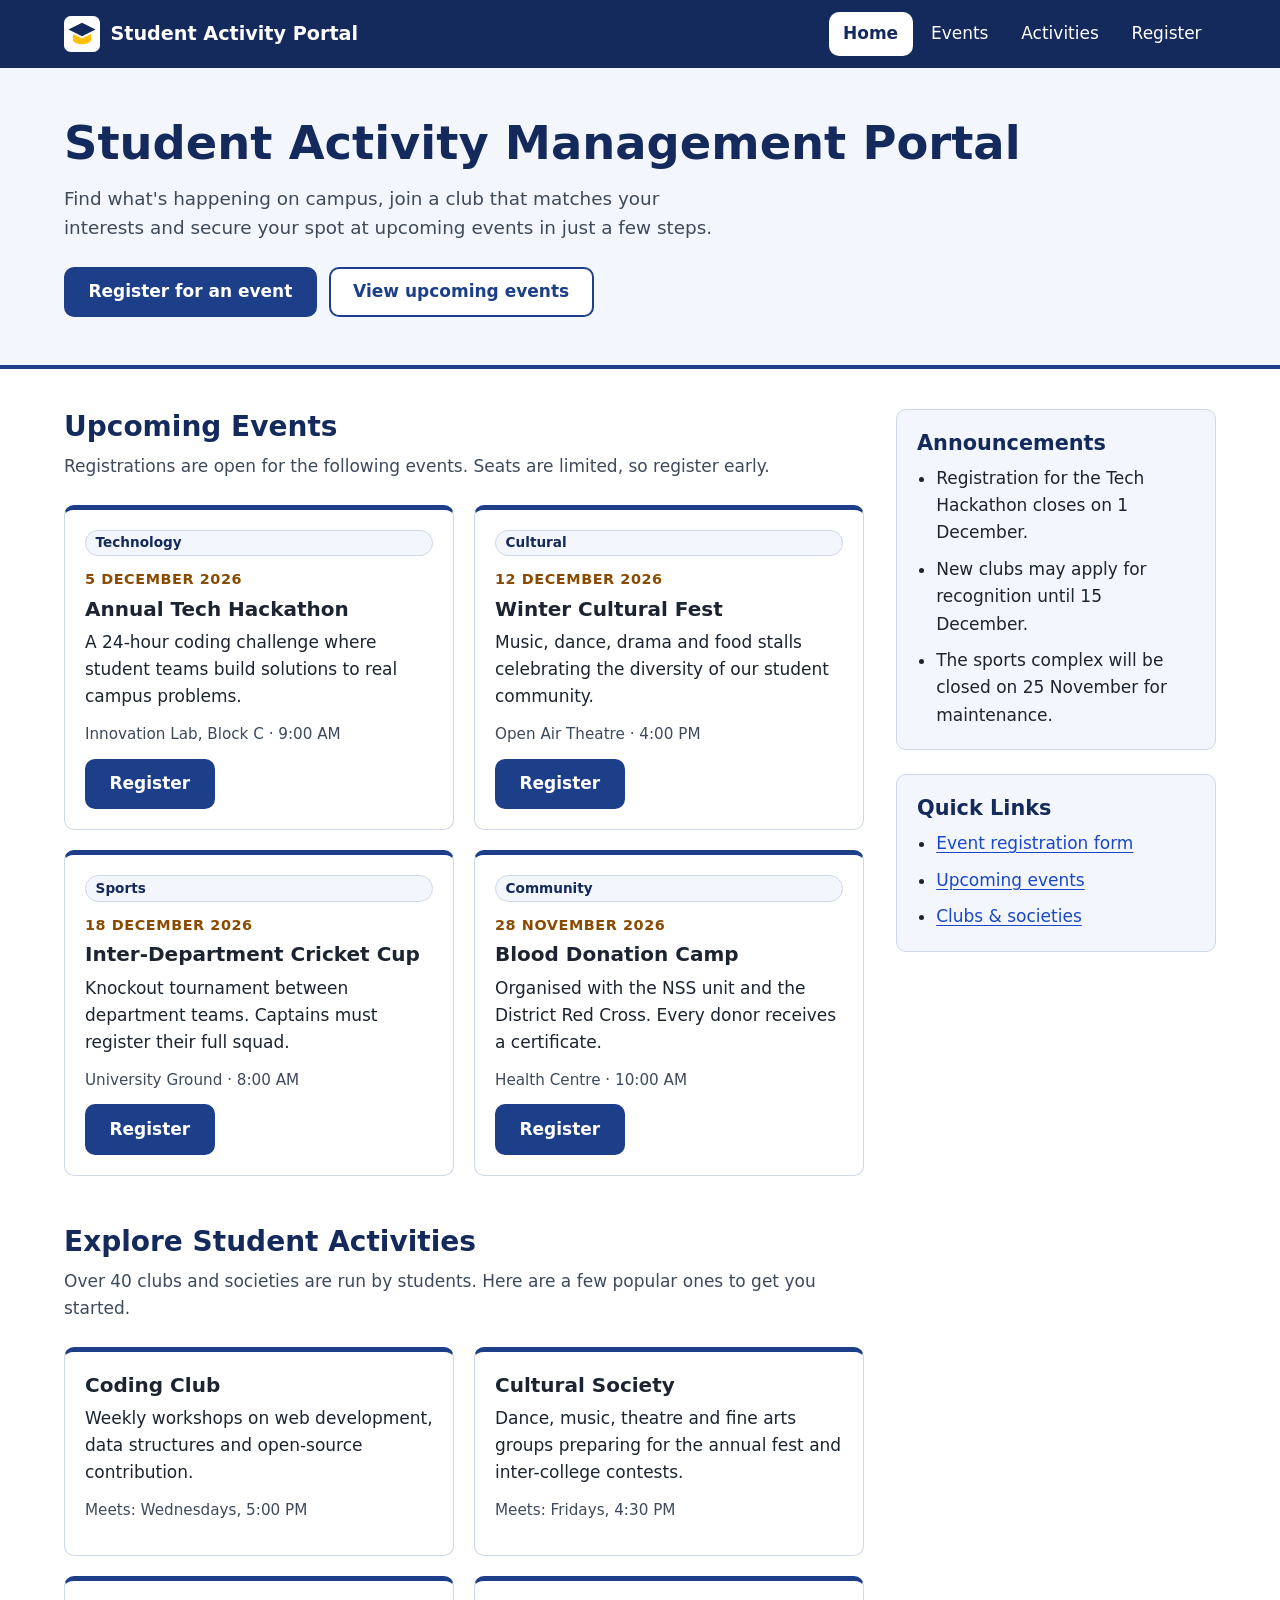
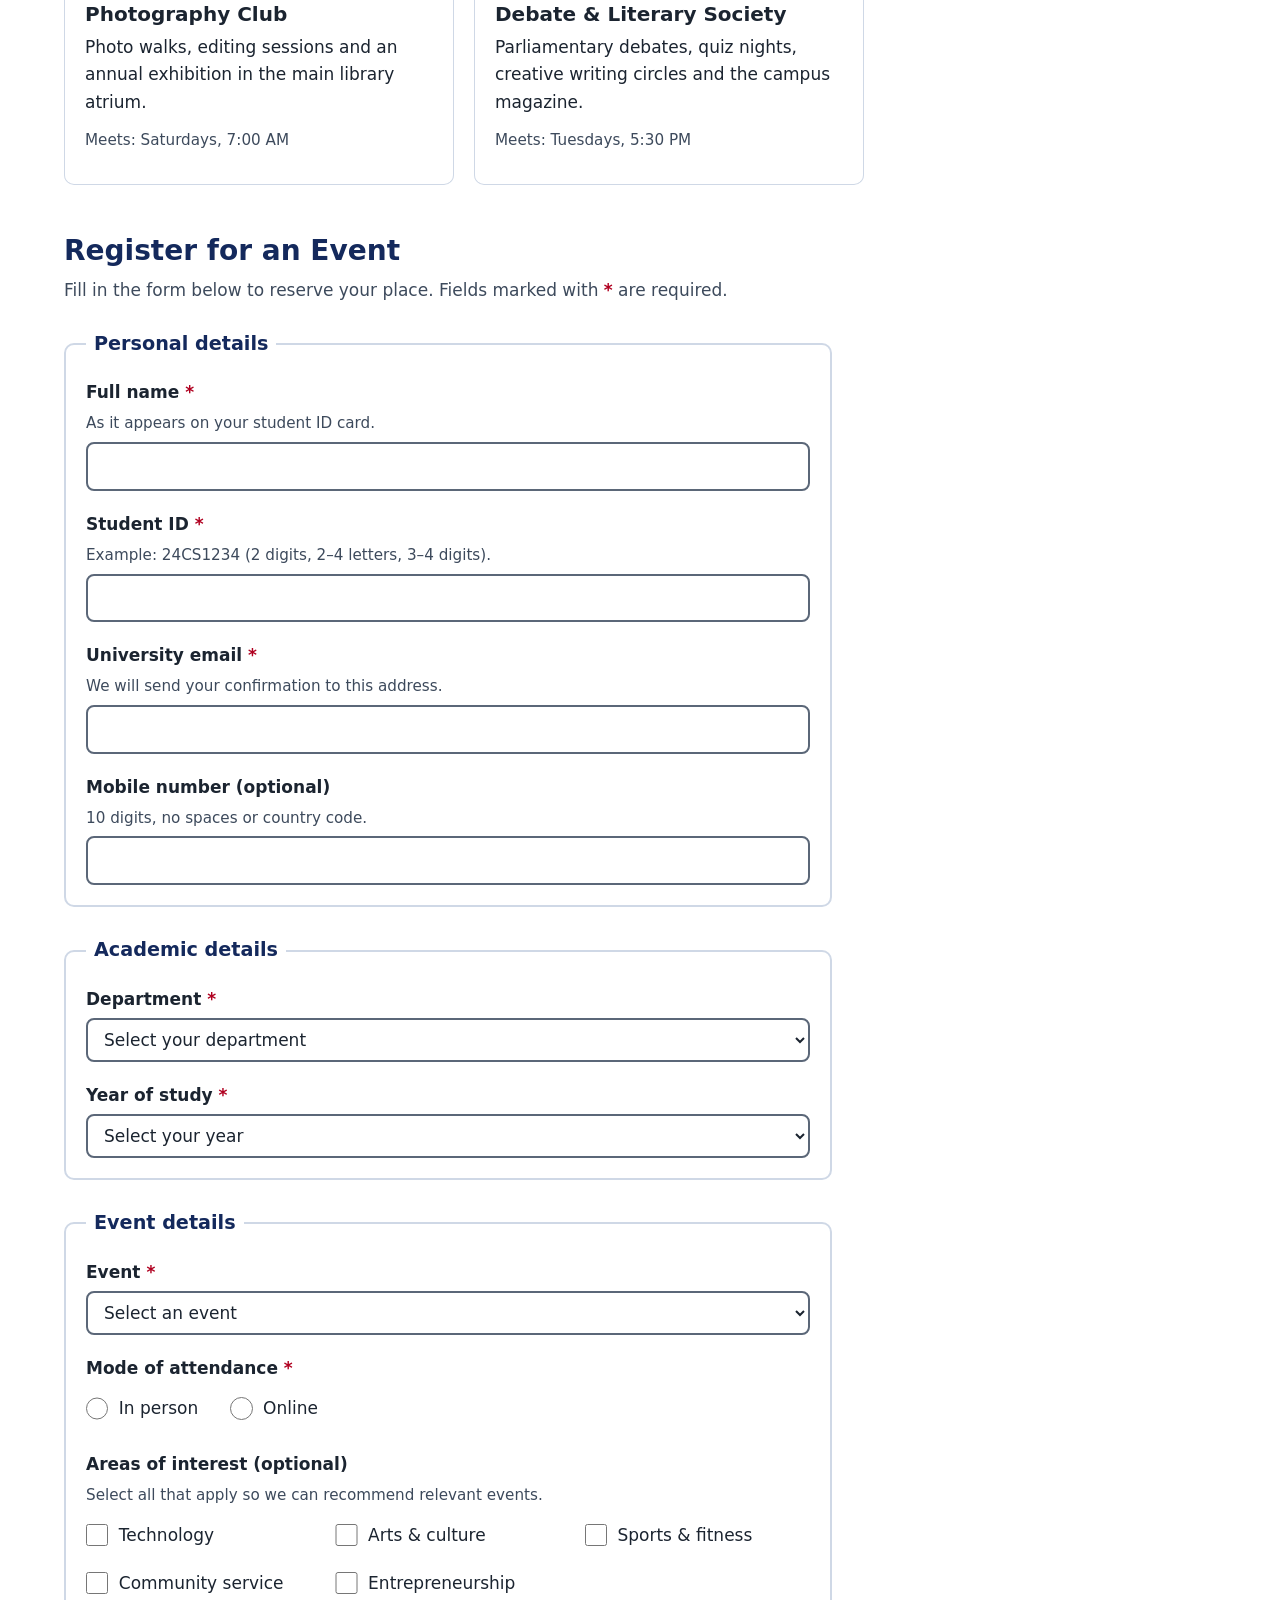
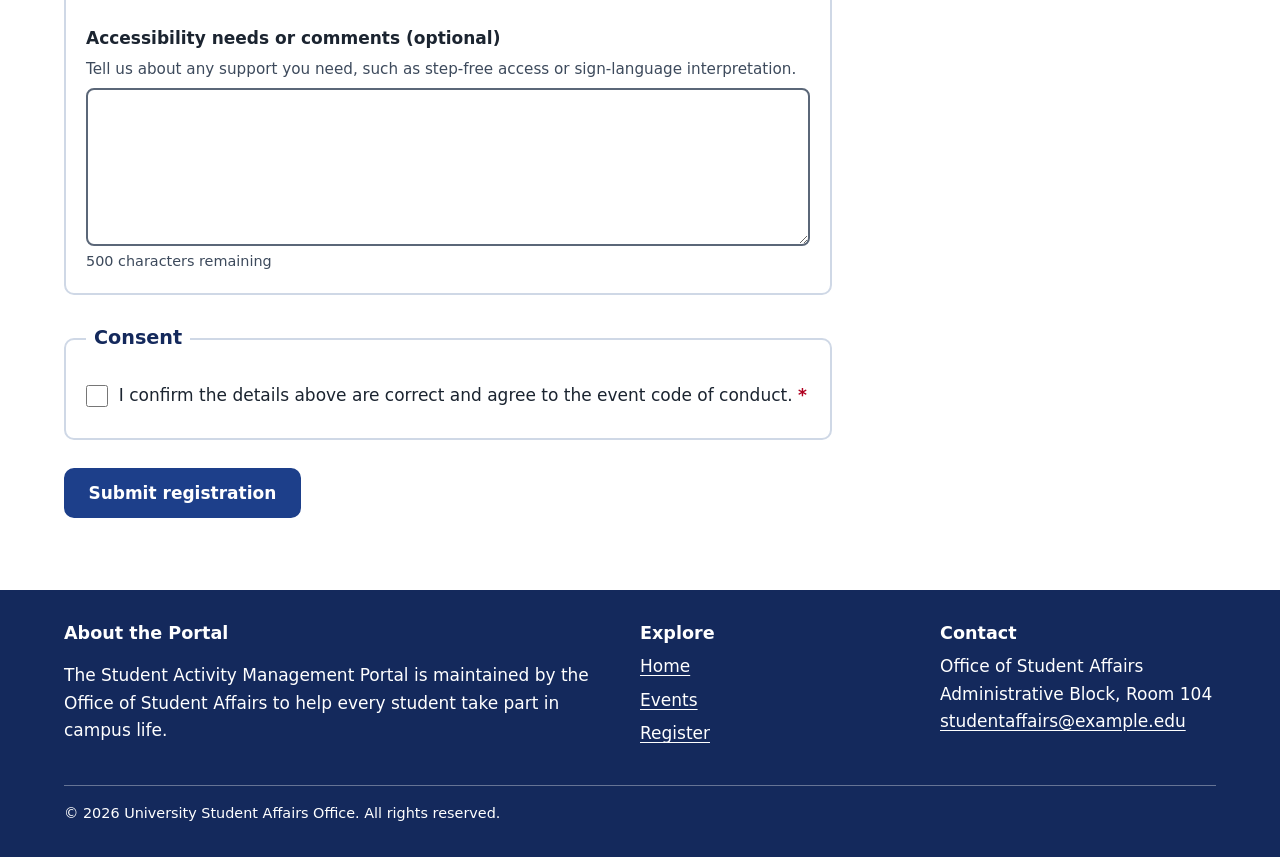
<file: exp1.html>
<!DOCTYPE html>
<html lang="en">
<head>
  <!-- Character encoding must appear within the first 1024 bytes -->
  <meta charset="UTF-8">
  <meta name="viewport" content="width=device-width, initial-scale=1">
  <meta http-equiv="X-UA-Compatible" content="IE=edge">

  <title>Student Activity Management Portal | Events, Clubs &amp; Registration</title>
  <meta name="description" content="Browse upcoming university events, explore student clubs and activities, and register online through the Student Activity Management Portal.">
  <meta name="keywords" content="university events, student clubs, campus activities, event registration">
  <meta name="author" content="University Student Affairs Office">
  <meta name="robots" content="index, follow">
  <meta name="theme-color" content="#14295c">
  <link rel="canonical" href="https://portal.example.edu/exp1.html">

  <!-- Open Graph / social sharing -->
  <meta property="og:type" content="website">
  <meta property="og:title" content="Student Activity Management Portal">
  <meta property="og:description" content="Discover and register for campus events, clubs and activities.">
  <meta property="og:url" content="https://portal.example.edu/exp1.html">
  <meta name="twitter:card" content="summary">

  <!-- Inline SVG favicon (no extra request) -->
  <link rel="icon" type="image/svg+xml" href="data:image/svg+xml,%3Csvg xmlns='http://www.w3.org/2000/svg' viewBox='0 0 64 64'%3E%3Crect width='64' height='64' rx='12' fill='%2314295c'/%3E%3Cpath d='M32 12 8 24l24 12 24-12z' fill='%23fff'/%3E%3Cpath d='M16 32v10c0 4 7 8 16 8s16-4 16-8V32l-16 8z' fill='%23ffbf00'/%3E%3C/svg%3E">

  <style>
/* ==========================================================
   Student Activity Management Portal - Global Styles
   Mobile-first, accessible colour palette (WCAG 2.1 AA)
   ========================================================== */

:root {
  --ink: #1b2430;          /* body text            */
  --ink-soft: #3d4a5c;     /* secondary text       */
  --bg: #ffffff;
  --bg-alt: #f3f6fc;       /* section backgrounds  */
  --primary: #1d3f8a;      /* brand blue           */
  --primary-dark: #14295c;
  --link: #1a47c8;
  --accent: #8a4b00;       /* warm accent (dates)  */
  --border: #5b6778;       /* input borders (3:1+) */
  --border-soft: #cfd8e6;
  --error: #b00020;
  --success: #0b6b3a;
  --focus: #ffbf00;        /* focus ring colour    */
  --radius: 10px;
  --max: 72rem;
}

*,
*::before,
*::after { box-sizing: border-box; }

html { font-size: 100%; scroll-behavior: smooth; }

body {
  margin: 0;
  font-family: "Segoe UI", system-ui, -apple-system, Roboto, Arial, sans-serif;
  font-size: 1.0625rem;
  line-height: 1.6;
  color: var(--ink);
  background: var(--bg);
}

img, svg { max-width: 100%; height: auto; }

a { color: var(--link); text-underline-offset: 3px; }
a:hover { color: var(--primary-dark); text-decoration-thickness: 2px; }

/* Visible keyboard focus for every interactive element */
:focus-visible {
  outline: 3px solid var(--primary-dark);
  outline-offset: 3px;
  box-shadow: 0 0 0 6px var(--focus);
}

/* Skip link: first focusable element on every page */
.skip-link {
  position: absolute;
  left: 1rem;
  top: -4rem;
  background: var(--primary-dark);
  color: #fff;
  padding: .75rem 1.25rem;
  border-radius: 0 0 var(--radius) var(--radius);
  z-index: 100;
  font-weight: 600;
}
.skip-link:focus { top: 0; }

.visually-hidden {
  position: absolute !important;
  width: 1px; height: 1px;
  margin: -1px; padding: 0; border: 0;
  overflow: hidden;
  clip: rect(0 0 0 0);
  white-space: nowrap;
}

.container { width: min(100% - 2rem, var(--max)); margin-inline: auto; }

/* ---------- Header & navigation ---------- */
.site-header {
  background: var(--primary-dark);
  color: #fff;
}
.site-header .container {
  display: flex;
  flex-wrap: wrap;
  align-items: center;
  justify-content: space-between;
  gap: .5rem 1.5rem;
  padding-block: .75rem;
}
.brand {
  display: flex;
  align-items: center;
  gap: .65rem;
  color: #fff;
  font-size: 1.2rem;
  font-weight: 700;
  text-decoration: none;
}
.brand:hover { color: #fff; text-decoration: underline; }
.brand svg { width: 2.25rem; height: 2.25rem; flex: none; }

.site-nav ul {
  list-style: none;
  margin: 0; padding: 0;
  display: flex;
  flex-wrap: wrap;
  gap: .25rem;
}
.site-nav a {
  display: inline-flex;
  align-items: center;
  min-height: 2.75rem;            /* comfortable touch target */
  padding: .25rem .9rem;
  color: #fff;
  text-decoration: none;
  border-radius: var(--radius);
  font-weight: 500;
}
.site-nav a:hover { background: rgba(255,255,255,.18); color: #fff; }
.site-nav a[aria-current="page"] {
  background: #fff;
  color: var(--primary-dark);
  font-weight: 700;
}
.site-nav a:focus-visible { outline-color: #fff; }

/* ---------- Hero ---------- */
.hero {
  background: var(--bg-alt);
  border-bottom: 4px solid var(--primary);
  padding-block: 3rem;
}
.hero h1 {
  margin: 0 0 .75rem;
  font-size: clamp(1.9rem, 4.5vw, 2.9rem);
  line-height: 1.2;
  color: var(--primary-dark);
}
.hero p { max-width: 42rem; margin: 0 0 1.5rem; color: var(--ink-soft); font-size: 1.15rem; }

.btn {
  display: inline-flex;
  align-items: center;
  justify-content: center;
  min-height: 2.75rem;
  padding: .6rem 1.4rem;
  border: 2px solid var(--primary);
  border-radius: var(--radius);
  background: var(--primary);
  color: #fff;
  font: inherit;
  font-weight: 600;
  text-decoration: none;
  cursor: pointer;
}
.btn:hover { background: var(--primary-dark); border-color: var(--primary-dark); color: #fff; }
.btn-outline { background: #fff; color: var(--primary); }
.btn-outline:hover { background: var(--bg-alt); color: var(--primary-dark); }
.btn-group { display: flex; flex-wrap: wrap; gap: .75rem; }

/* ---------- Main layout ---------- */
.layout {
  display: grid;
  gap: 2rem;
  padding-block: 2.5rem;
}
@media (min-width: 62rem) {
  .layout { grid-template-columns: minmax(0, 1fr) 20rem; align-items: start; }
}

main section + section { margin-top: 3rem; }

h2 {
  margin: 0 0 .5rem;
  font-size: 1.75rem;
  line-height: 1.3;
  color: var(--primary-dark);
}
h3 { margin: 0 0 .4rem; font-size: 1.25rem; line-height: 1.35; color: var(--ink); }
.section-intro { margin: 0 0 1.5rem; color: var(--ink-soft); }

/* ---------- Cards ---------- */
.card-grid {
  list-style: none;
  margin: 0; padding: 0;
  display: grid;
  gap: 1.25rem;
  grid-template-columns: repeat(auto-fill, minmax(16rem, 1fr));
}
.card {
  height: 100%;
  display: flex;
  flex-direction: column;
  padding: 1.25rem;
  background: #fff;
  border: 1px solid var(--border-soft);
  border-top: 5px solid var(--primary);
  border-radius: var(--radius);
}
.card p { margin: 0 0 .75rem; }
.card .btn { margin-top: auto; align-self: flex-start; }

.event-date {
  margin: 0 0 .25rem !important;
  font-weight: 700;
  color: var(--accent);
  text-transform: uppercase;
  letter-spacing: .04em;
  font-size: .9rem;
}
.event-meta { color: var(--ink-soft); font-size: .95rem; }
.tag {
  display: inline-block;
  padding: .1rem .6rem;
  margin-bottom: .6rem;
  border-radius: 999px;
  background: var(--bg-alt);
  border: 1px solid var(--border-soft);
  color: var(--primary-dark);
  font-size: .85rem;
  font-weight: 600;
}

/* ---------- Aside ---------- */
.sidebar > * + * { margin-top: 1.5rem; }
.panel {
  padding: 1.25rem;
  background: var(--bg-alt);
  border-radius: var(--radius);
  border: 1px solid var(--border-soft);
}
.panel h2 { font-size: 1.3rem; }
.panel ul { margin: 0; padding-left: 1.2rem; }
.panel li + li { margin-top: .6rem; }

/* ---------- Footer ---------- */
.site-footer {
  margin-top: 2rem;
  background: var(--primary-dark);
  color: #fff;
  padding-block: 2rem;
}
.site-footer a { color: #fff; }
.site-footer a:hover { color: #ffe08a; }
.site-footer a:focus-visible { outline-color: #fff; }
.footer-grid { display: grid; gap: 1.5rem; }
@media (min-width: 40rem) { .footer-grid { grid-template-columns: 2fr 1fr 1fr; } }
.site-footer h2 { color: #fff; font-size: 1.1rem; }
.site-footer ul { list-style: none; margin: 0; padding: 0; }
.site-footer li + li { margin-top: .4rem; }
.site-footer address { font-style: normal; }
.copyright { margin: 1.5rem 0 0; padding-top: 1rem; border-top: 1px solid rgba(255,255,255,.35); font-size: .9rem; }

/* ---------- Registration form ---------- */
.form-card {
  max-width: 48rem;
  margin-top: 1.5rem;
}

fieldset {
  margin: 0 0 1.75rem;
  padding: 1.25rem 1.25rem 1rem;
  border: 2px solid var(--border-soft);
  border-radius: var(--radius);
}
legend {
  padding: 0 .5rem;
  font-size: 1.2rem;
  font-weight: 700;
  color: var(--primary-dark);
}

.field { margin-bottom: 1.25rem; }
.field:last-child { margin-bottom: .25rem; }
.field > label,
.group-label { display: block; margin-bottom: .3rem; font-weight: 600; }
.required-mark { color: var(--error); font-weight: 700; }
.hint { display: block; margin: 0 0 .4rem; color: var(--ink-soft); font-size: .95rem; }

input[type="text"],
input[type="email"],
input[type="tel"],
select,
textarea {
  display: block;
  width: 100%;
  min-height: 2.75rem;
  padding: .55rem .75rem;
  font: inherit;
  color: var(--ink);
  background: #fff;
  border: 2px solid var(--border);
  border-radius: 8px;
}
textarea { min-height: 8rem; resize: vertical; }

input[aria-invalid="true"],
select[aria-invalid="true"],
textarea[aria-invalid="true"] { border-color: var(--error); border-width: 3px; }

.choice-list { display: grid; gap: .35rem; margin: 0; padding: 0; list-style: none; }
.choice {
  display: flex;
  align-items: center;
  gap: .65rem;
  min-height: 2.75rem;
}
.choice input[type="radio"],
.choice input[type="checkbox"] {
  flex: none;
  width: 1.4rem;
  height: 1.4rem;
  margin: 0;
  accent-color: var(--primary);
}
.choice label { font-weight: 400; cursor: pointer; }
.choices-inline { display: flex; flex-wrap: wrap; gap: .25rem 2rem; }
.interest-grid { display: grid; gap: .25rem 1.5rem; grid-template-columns: repeat(auto-fit, minmax(13rem, 1fr)); }

.error-msg {
  display: none;
  margin: .4rem 0 0;
  color: var(--error);
  font-weight: 600;
  font-size: .95rem;
}
.error-msg.is-visible { display: block; }
.error-msg::before { content: "\26A0\00a0"; }   /* icon so error is not colour-only */

.error-summary {
  display: none;
  margin-bottom: 1.5rem;
  padding: 1rem 1.25rem;
  border: 3px solid var(--error);
  border-radius: var(--radius);
  background: #fff5f6;
}
.error-summary.is-visible { display: block; }
.error-summary h3 { margin: 0 0 .5rem; font-size: 1.2rem; color: var(--error); }
.error-summary ul { margin: 0; padding-left: 1.25rem; }
.error-summary a { color: var(--error); font-weight: 600; }

.success-box {
  display: none;
  margin-bottom: 1.5rem;
  padding: 1rem 1.25rem;
  border: 3px solid var(--success);
  border-radius: var(--radius);
  background: #f0fbf4;
  color: var(--success);
  font-weight: 600;
}
.success-box.is-visible { display: block; }
.success-box:focus { outline: 3px solid var(--primary-dark); outline-offset: 3px; }

.char-count { margin: .3rem 0 0; color: var(--ink-soft); font-size: .9rem; }

/* Nested (borderless) groups for radios / checkboxes */
.bare-fieldset { border: 0; padding: 0; margin: 0; min-width: 0; }
.bare-legend { padding: 0; font-size: 1.0625rem; color: inherit; }
.copyright-plain { border: 0; margin: 0; padding: 0; }

/* ---------- Motion & high-contrast preferences ---------- */
@media (prefers-reduced-motion: reduce) {
  html { scroll-behavior: auto; }
  * { transition: none !important; animation: none !important; }
}
@media (forced-colors: active) {
  .btn, .card, fieldset { border: 2px solid CanvasText; }
}
@media print {
  .site-nav, .skip-link, .btn { display: none; }
}

  </style>
</head>
<body id="top">
  <a class="skip-link" href="#main-content">Skip to main content</a>

  <header class="site-header">
    <div class="container">
      <a class="brand" href="#top">
        <svg viewBox="0 0 64 64" aria-hidden="true" focusable="false">
          <rect width="64" height="64" rx="12" fill="#ffffff"/>
          <path d="M32 12 8 24l24 12 24-12z" fill="#14295c"/>
          <path d="M16 32v10c0 4 7 8 16 8s16-4 16-8V32l-16 8z" fill="#ffbf00"/>
        </svg>
        <span>Student Activity Portal</span>
      </a>

      <nav class="site-nav" aria-label="Main navigation">
        <ul>
          <li><a href="#top" aria-current="page">Home</a></li>
          <li><a href="#events">Events</a></li>
          <li><a href="#activities">Activities</a></li>
          <li><a href="#register">Register</a></li>
        </ul>
      </nav>
    </div>
  </header>

  <!-- Hero banner: contains the single h1 for the page -->
  <section class="hero" aria-labelledby="page-title">
    <div class="container">
      <h1 id="page-title">Student Activity Management Portal</h1>
      <p>Find what's happening on campus, join a club that matches your interests and secure your spot at upcoming events in just a few steps.</p>
      <div class="btn-group">
        <a class="btn" href="#register">Register for an event</a>
        <a class="btn btn-outline" href="#events">View upcoming events</a>
      </div>
    </div>
  </section>

  <div class="container layout">
    <main id="main-content" tabindex="-1">

      <!-- ===== Upcoming events ===== -->
      <section id="events" aria-labelledby="events-heading">
        <h2 id="events-heading">Upcoming Events</h2>
        <p class="section-intro">Registrations are open for the following events. Seats are limited, so register early.</p>

        <ul class="card-grid">
          <li>
            <article class="card">
              <p class="tag">Technology</p>
              <p class="event-date"><time datetime="2026-12-05">5 December 2026</time></p>
              <h3>Annual Tech Hackathon</h3>
              <p>A 24-hour coding challenge where student teams build solutions to real campus problems.</p>
              <p class="event-meta">Innovation Lab, Block C &middot; 9:00 AM</p>
              <a class="btn" href="#register" data-event="hackathon">Register<span class="visually-hidden"> for Annual Tech Hackathon</span></a>
            </article>
          </li>
          <li>
            <article class="card">
              <p class="tag">Cultural</p>
              <p class="event-date"><time datetime="2026-12-12">12 December 2026</time></p>
              <h3>Winter Cultural Fest</h3>
              <p>Music, dance, drama and food stalls celebrating the diversity of our student community.</p>
              <p class="event-meta">Open Air Theatre &middot; 4:00 PM</p>
              <a class="btn" href="#register" data-event="cultural-fest">Register<span class="visually-hidden"> for Winter Cultural Fest</span></a>
            </article>
          </li>
          <li>
            <article class="card">
              <p class="tag">Sports</p>
              <p class="event-date"><time datetime="2026-12-18">18 December 2026</time></p>
              <h3>Inter-Department Cricket Cup</h3>
              <p>Knockout tournament between department teams. Captains must register their full squad.</p>
              <p class="event-meta">University Ground &middot; 8:00 AM</p>
              <a class="btn" href="#register" data-event="cricket-cup">Register<span class="visually-hidden"> for Inter-Department Cricket Cup</span></a>
            </article>
          </li>
          <li>
            <article class="card">
              <p class="tag">Community</p>
              <p class="event-date"><time datetime="2026-11-28">28 November 2026</time></p>
              <h3>Blood Donation Camp</h3>
              <p>Organised with the NSS unit and the District Red Cross. Every donor receives a certificate.</p>
              <p class="event-meta">Health Centre &middot; 10:00 AM</p>
              <a class="btn" href="#register" data-event="blood-donation">Register<span class="visually-hidden"> for Blood Donation Camp</span></a>
            </article>
          </li>
        </ul>
      </section>

      <!-- ===== Activities and clubs ===== -->
      <section id="activities" aria-labelledby="activities-heading">
        <h2 id="activities-heading">Explore Student Activities</h2>
        <p class="section-intro">Over 40 clubs and societies are run by students. Here are a few popular ones to get you started.</p>

        <ul class="card-grid">
          <li>
            <article class="card">
              <h3>Coding Club</h3>
              <p>Weekly workshops on web development, data structures and open-source contribution.</p>
              <p class="event-meta">Meets: Wednesdays, 5:00 PM</p>
            </article>
          </li>
          <li>
            <article class="card">
              <h3>Cultural Society</h3>
              <p>Dance, music, theatre and fine arts groups preparing for the annual fest and inter-college contests.</p>
              <p class="event-meta">Meets: Fridays, 4:30 PM</p>
            </article>
          </li>
          <li>
            <article class="card">
              <h3>Photography Club</h3>
              <p>Photo walks, editing sessions and an annual exhibition in the main library atrium.</p>
              <p class="event-meta">Meets: Saturdays, 7:00 AM</p>
            </article>
          </li>
          <li>
            <article class="card">
              <h3>Debate &amp; Literary Society</h3>
              <p>Parliamentary debates, quiz nights, creative writing circles and the campus magazine.</p>
              <p class="event-meta">Meets: Tuesdays, 5:30 PM</p>
            </article>
          </li>
        </ul>
      </section>

      <!-- ===== Registration form ===== -->
      <section id="register" aria-labelledby="register-heading">
        <h2 id="register-heading">Register for an Event</h2>
        <p class="section-intro">Fill in the form below to reserve your place. Fields marked with <span class="required-mark" aria-hidden="true">*</span><span class="visually-hidden">an asterisk</span> are required.</p>

        <!-- Success message (hidden until a valid submission) -->
        <div id="success-box" class="success-box" role="status" tabindex="-1">
          Thank you! Your registration has been received. A confirmation email will be sent shortly.
        </div>

        <!-- Error summary (shown on failed submission, receives focus) -->
        <div id="error-summary" class="error-summary" role="alert" tabindex="-1">
          <h3>There is a problem</h3>
          <ul id="error-list"></ul>
        </div>

        <form id="registration-form" class="form-card" action="#" method="post" novalidate>

          <!-- ===== Personal details ===== -->
          <fieldset>
            <legend>Personal details</legend>

            <div class="field">
              <label for="full-name">Full name <span class="required-mark" aria-hidden="true">*</span></label>
              <span id="full-name-hint" class="hint">As it appears on your student ID card.</span>
              <input type="text" id="full-name" name="fullName" autocomplete="name" required aria-describedby="full-name-hint full-name-error">
              <p id="full-name-error" class="error-msg"></p>
            </div>

            <div class="field">
              <label for="student-id">Student ID <span class="required-mark" aria-hidden="true">*</span></label>
              <span id="student-id-hint" class="hint">Example: 24CS1234 (2 digits, 2&ndash;4 letters, 3&ndash;4 digits).</span>
              <input type="text" id="student-id" name="studentId" autocomplete="off" required
                     pattern="[0-9]{2}[A-Za-z]{2,4}[0-9]{3,4}" aria-describedby="student-id-hint student-id-error">
              <p id="student-id-error" class="error-msg"></p>
            </div>

            <div class="field">
              <label for="email">University email <span class="required-mark" aria-hidden="true">*</span></label>
              <span id="email-hint" class="hint">We will send your confirmation to this address.</span>
              <input type="email" id="email" name="email" autocomplete="email" required aria-describedby="email-hint email-error">
              <p id="email-error" class="error-msg"></p>
            </div>

            <div class="field">
              <label for="phone">Mobile number (optional)</label>
              <span id="phone-hint" class="hint">10 digits, no spaces or country code.</span>
              <input type="tel" id="phone" name="phone" autocomplete="tel-national" inputmode="numeric"
                     pattern="[0-9]{10}" aria-describedby="phone-hint phone-error">
              <p id="phone-error" class="error-msg"></p>
            </div>
          </fieldset>

          <!-- ===== Academic details ===== -->
          <fieldset>
            <legend>Academic details</legend>

            <div class="field">
              <label for="department">Department <span class="required-mark" aria-hidden="true">*</span></label>
              <select id="department" name="department" required aria-describedby="department-error">
                <option value="">Select your department</option>
                <option value="cse">Computer Science &amp; Engineering</option>
                <option value="ece">Electronics &amp; Communication</option>
                <option value="mech">Mechanical Engineering</option>
                <option value="civil">Civil Engineering</option>
                <option value="mba">Business Administration</option>
                <option value="sci">Sciences</option>
                <option value="arts">Arts &amp; Humanities</option>
              </select>
              <p id="department-error" class="error-msg"></p>
            </div>

            <div class="field">
              <label for="year">Year of study <span class="required-mark" aria-hidden="true">*</span></label>
              <select id="year" name="year" required aria-describedby="year-error">
                <option value="">Select your year</option>
                <option value="1">First year</option>
                <option value="2">Second year</option>
                <option value="3">Third year</option>
                <option value="4">Fourth year</option>
                <option value="pg">Postgraduate</option>
              </select>
              <p id="year-error" class="error-msg"></p>
            </div>
          </fieldset>

          <!-- ===== Event details ===== -->
          <fieldset>
            <legend>Event details</legend>

            <div class="field">
              <label for="event">Event <span class="required-mark" aria-hidden="true">*</span></label>
              <select id="event" name="event" required aria-describedby="event-error">
                <option value="">Select an event</option>
                <option value="blood-donation">Blood Donation Camp &ndash; 28 Nov 2026</option>
                <option value="hackathon">Annual Tech Hackathon &ndash; 5 Dec 2026</option>
                <option value="cultural-fest">Winter Cultural Fest &ndash; 12 Dec 2026</option>
                <option value="cricket-cup">Inter-Department Cricket Cup &ndash; 18 Dec 2026</option>
              </select>
              <p id="event-error" class="error-msg"></p>
            </div>

            <!-- Radio group: fieldset + legend gives the group a name -->
            <div class="field">
              <fieldset id="attendance-group" aria-describedby="attendance-error" class="bare-fieldset">
                <legend class="group-label bare-legend">Mode of attendance <span class="required-mark" aria-hidden="true">*</span></legend>
                <div class="choices-inline">
                  <div class="choice">
                    <input type="radio" id="attend-in-person" name="attendance" value="in-person" required>
                    <label for="attend-in-person">In person</label>
                  </div>
                  <div class="choice">
                    <input type="radio" id="attend-online" name="attendance" value="online">
                    <label for="attend-online">Online</label>
                  </div>
                </div>
                <p id="attendance-error" class="error-msg"></p>
              </fieldset>
            </div>

            <!-- Checkbox group -->
            <div class="field">
              <fieldset class="bare-fieldset">
                <legend class="group-label bare-legend">Areas of interest (optional)</legend>
                <span class="hint">Select all that apply so we can recommend relevant events.</span>
                <div class="interest-grid">
                  <div class="choice">
                    <input type="checkbox" id="int-tech" name="interests" value="technology">
                    <label for="int-tech">Technology</label>
                  </div>
                  <div class="choice">
                    <input type="checkbox" id="int-arts" name="interests" value="arts">
                    <label for="int-arts">Arts &amp; culture</label>
                  </div>
                  <div class="choice">
                    <input type="checkbox" id="int-sports" name="interests" value="sports">
                    <label for="int-sports">Sports &amp; fitness</label>
                  </div>
                  <div class="choice">
                    <input type="checkbox" id="int-service" name="interests" value="community-service">
                    <label for="int-service">Community service</label>
                  </div>
                  <div class="choice">
                    <input type="checkbox" id="int-business" name="interests" value="entrepreneurship">
                    <label for="int-business">Entrepreneurship</label>
                  </div>
                </div>
              </fieldset>
            </div>

            <div class="field">
              <label for="comments">Accessibility needs or comments (optional)</label>
              <span id="comments-hint" class="hint">Tell us about any support you need, such as step-free access or sign-language interpretation.</span>
              <textarea id="comments" name="comments" rows="5" maxlength="500" aria-describedby="comments-hint comments-count"></textarea>
              <p id="comments-count" class="char-count">500 characters remaining</p>
            </div>
          </fieldset>

          <!-- ===== Consent ===== -->
          <fieldset>
            <legend>Consent</legend>
            <div class="field">
              <div class="choice">
                <input type="checkbox" id="consent" name="consent" value="yes" required aria-describedby="consent-error">
                <label for="consent">I confirm the details above are correct and agree to the event code of conduct. <span class="required-mark" aria-hidden="true">*</span></label>
              </div>
              <p id="consent-error" class="error-msg"></p>
            </div>
          </fieldset>

          <button type="submit" class="btn">Submit registration</button>
        </form>
      </section>
    </main>

    <!-- Supplementary content related to, but separate from, the main content -->
    <aside class="sidebar" aria-label="Announcements and quick links">
      <section class="panel" aria-labelledby="announce-heading">
        <h2 id="announce-heading">Announcements</h2>
        <ul>
          <li>Registration for the Tech Hackathon closes on <time datetime="2026-12-01">1 December</time>.</li>
          <li>New clubs may apply for recognition until <time datetime="2026-12-15">15 December</time>.</li>
          <li>The sports complex will be closed on <time datetime="2026-11-25">25 November</time> for maintenance.</li>
        </ul>
      </section>

      <section class="panel" aria-labelledby="links-heading">
        <h2 id="links-heading">Quick Links</h2>
        <ul>
          <li><a href="#register">Event registration form</a></li>
          <li><a href="#events">Upcoming events</a></li>
          <li><a href="#activities">Clubs &amp; societies</a></li>
        </ul>
      </section>
    </aside>
  </div>

  <footer class="site-footer">
    <div class="container">
      <div class="footer-grid">
        <section aria-labelledby="footer-about">
          <h2 id="footer-about">About the Portal</h2>
          <p>The Student Activity Management Portal is maintained by the Office of Student Affairs to help every student take part in campus life.</p>
        </section>
        <nav aria-labelledby="footer-links">
          <h2 id="footer-links">Explore</h2>
          <ul>
            <li><a href="#top">Home</a></li>
            <li><a href="#events">Events</a></li>
            <li><a href="#register">Register</a></li>
          </ul>
        </nav>
        <section aria-labelledby="footer-contact">
          <h2 id="footer-contact">Contact</h2>
          <address>
            Office of Student Affairs<br>
            Administrative Block, Room 104<br>
            <a href="mailto:studentaffairs@example.edu">studentaffairs@example.edu</a>
          </address>
        </section>
      </div>
      <p class="copyright">&copy; 2026 University Student Affairs Office. All rights reserved.</p>
    </div>
  </footer>

  <script>
/* ==========================================================
   Accessible form validation for the registration form.
   - Uses native constraint validation (novalidate on the form
     lets us show our own, screen-reader friendly messages).
   - On error: builds an error summary, moves focus to it, and
     links each message to its field.
   - Inline messages are associated via aria-describedby and
     fields are flagged with aria-invalid.
   ========================================================== */
(function () {
  "use strict";

  var form = document.getElementById("registration-form");
  var summary = document.getElementById("error-summary");
  var summaryList = document.getElementById("error-list");
  var successBox = document.getElementById("success-box");
  var comments = document.getElementById("comments");
  var counter = document.getElementById("comments-count");

  if (!form) { return; }

  /* ---- Pre-select event from ?event=... (links on the home page) ---- */
  var params = new URLSearchParams(window.location.search);
  var preset = params.get("event");
  var eventSelect = document.getElementById("event");
  if (preset && eventSelect) {
    for (var i = 0; i < eventSelect.options.length; i++) {
      if (eventSelect.options[i].value === preset) {
        eventSelect.selectedIndex = i;
        break;
      }
    }
  }


  /* ---- Event buttons in the cards pre-select the event in the form ---- */
  var eventLinks = document.querySelectorAll("a[data-event]");
  for (var k = 0; k < eventLinks.length; k++) {
    eventLinks[k].addEventListener("click", function (e) {
      eventSelect.value = e.currentTarget.getAttribute("data-event");
    });
  }

  /* ---- Character counter for the textarea ---- */
  function updateCounter() {
    var left = comments.maxLength - comments.value.length;
    counter.textContent = left + " character" + (left === 1 ? "" : "s") + " remaining";
  }
  comments.addEventListener("input", updateCounter);
  updateCounter();

  /* ---- Human-friendly error text for each field ---- */
  var REQUIRED_MESSAGES = {
    "full-name": "Enter your full name.",
    "student-id": "Enter your student ID.",
    "email": "Enter your university email address.",
    "department": "Select your department.",
    "year": "Select your year of study.",
    "event": "Select the event you want to attend.",
    "attend-in-person": "Select a mode of attendance (in person or online).",
    "consent": "Tick the confirmation box to continue."
  };

  function messageFor(field) {
    var v = field.validity;

    if (v.valueMissing) {
      return REQUIRED_MESSAGES[field.id] || "Complete this field.";
    }
    if (v.typeMismatch && field.type === "email") {
      return "Enter an email address in the format name@example.edu.";
    }
    if (v.patternMismatch) {
      if (field.id === "student-id") { return "Enter a student ID in the format 24CS1234."; }
      if (field.id === "phone") { return "Enter a 10-digit mobile number using digits only."; }
    }
    return "Check this field.";
  }

  function errorBox(field) {
    var id = field.type === "radio" ? "attendance-error" : field.id + "-error";
    return document.getElementById(id);
  }

  function clearError(field) {
    var box = errorBox(field);
    if (box) { box.textContent = ""; box.classList.remove("is-visible"); }
    if (field.type === "radio") {
      var radios = form.querySelectorAll('input[name="' + field.name + '"]');
      for (var i = 0; i < radios.length; i++) { radios[i].removeAttribute("aria-invalid"); }
    } else {
      field.removeAttribute("aria-invalid");
    }
  }

  function showError(field, text) {
    var box = errorBox(field);
    if (box) { box.textContent = text; box.classList.add("is-visible"); }
    if (field.type === "radio") {
      var radios = form.querySelectorAll('input[name="' + field.name + '"]');
      for (var i = 0; i < radios.length; i++) { radios[i].setAttribute("aria-invalid", "true"); }
    } else {
      field.setAttribute("aria-invalid", "true");
    }
  }

  /* ---- Validate on submit ---- */
  form.addEventListener("submit", function (event) {
    event.preventDefault();
    successBox.classList.remove("is-visible");
    summaryList.innerHTML = "";

    var fields = form.querySelectorAll("input, select, textarea");
    var seenRadioGroups = {};
    var problems = [];

    for (var i = 0; i < fields.length; i++) {
      var f = fields[i];

      // A radio group is validated once, using its first button
      if (f.type === "radio") {
        if (seenRadioGroups[f.name]) { continue; }
        seenRadioGroups[f.name] = true;
      }
      clearError(f);
      // Skip empty optional fields so only real problems are reported
      if (!f.required && f.value === "") { continue; }

      var valid = f.type === "radio"
        ? form.querySelector('input[name="' + f.name + '"]:checked') !== null
        : f.checkValidity();

      if (!valid) {
        var text = messageFor(f);
        showError(f, text);
        problems.push({ field: f, text: text });
      }
    }

    if (problems.length) {
      for (var p = 0; p < problems.length; p++) {
        var li = document.createElement("li");
        var a = document.createElement("a");
        var target = problems[p].field;
        a.href = "#" + target.id;
        a.textContent = problems[p].text;
        a.setAttribute("data-target", target.id);
        li.appendChild(a);
        summaryList.appendChild(li);
      }
      summary.classList.add("is-visible");
      summary.focus();
      return;
    }

    // Valid: show confirmation (a real portal would POST to the server here)
    summary.classList.remove("is-visible");
    successBox.classList.add("is-visible");
    successBox.focus();
    form.reset();
    updateCounter();
  });

  /* ---- Summary links move focus to the field (anchors alone do not
         always focus form controls in every browser) ---- */
  summaryList.addEventListener("click", function (event) {
    var link = event.target.closest("a[data-target]");
    if (!link) { return; }
    event.preventDefault();
    var target = document.getElementById(link.getAttribute("data-target"));
    if (target) { target.focus(); }
  });

  /* ---- Clear a field's error as soon as the user fixes it ---- */
  form.addEventListener("input", function (event) {
    var f = event.target;
    if (f.checkValidity && f.checkValidity()) { clearError(f); }
  });
  form.addEventListener("change", function (event) {
    var f = event.target;
    if (f.checkValidity && f.checkValidity()) { clearError(f); }
  });
})();

  </script>
</body>
</html>
</file>
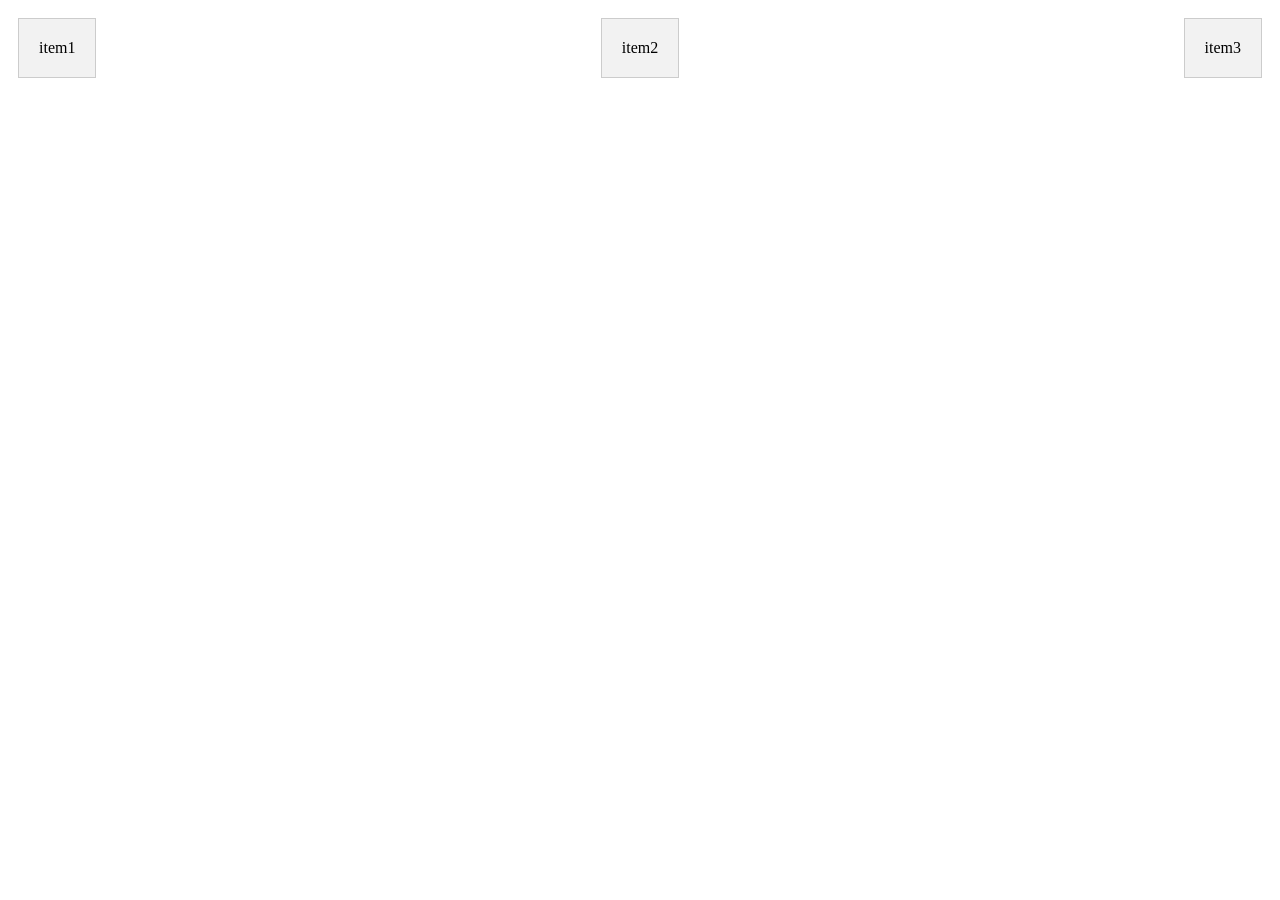
<file: flex.html>
<!DOCTYPE html>
<html lang="en">
<head>
    <meta charset="UTF-8">
    <meta name="viewport" content="width=device-width, initial-scale=1.0">
    <title>FLEX DEMO</title>
    <link rel="stylesheet" type="text/css" href="flex.css">
</head>
<body>
    <div class="flex-container">
    <div class="flex-item">item1</div>
    <div class="flex-item">item2</div>
    <div class="flex-item">item3</div>
</div>
    </body>
</html>
</file>
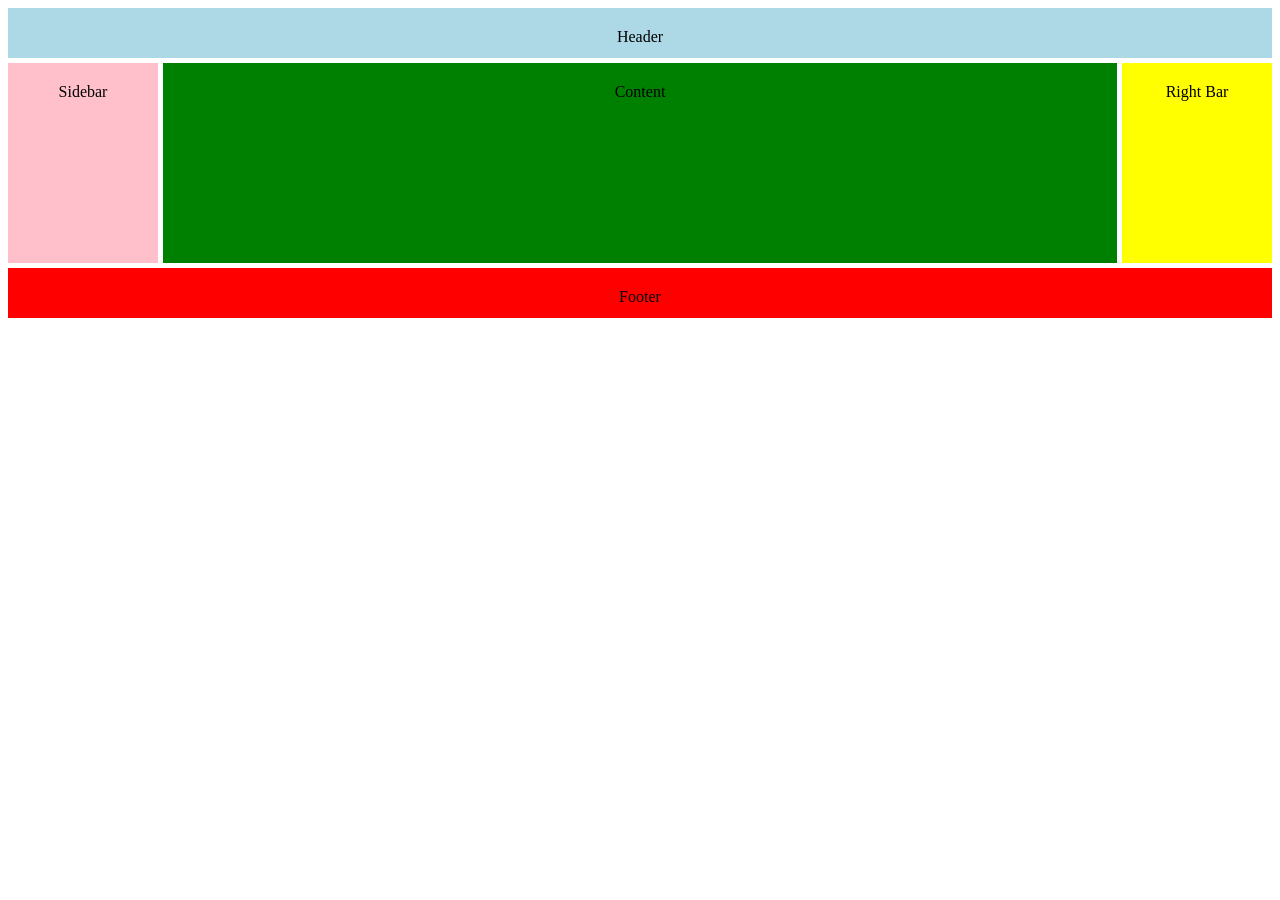
<file: grid.html>
<!DOCTYPE html>
<html lang="en">
<head>
    <meta charset="UTF-8">
    <meta name="viewport" content="width=device-width, initial-scale=1.0">
    <title>Grid Practice</title>
    <link rel="stylesheet" type="text/css" href="grid.css">
</head>
<body>
<div class="container">
  <div class="header">Header</div>
  <div class="sidebar">Sidebar</div>
  <div class="content">Content</div>
  <div class="footer">Footer</div>
  <div class="rightbar">Right Bar</div>

</div>
</body>
</html>
</file>
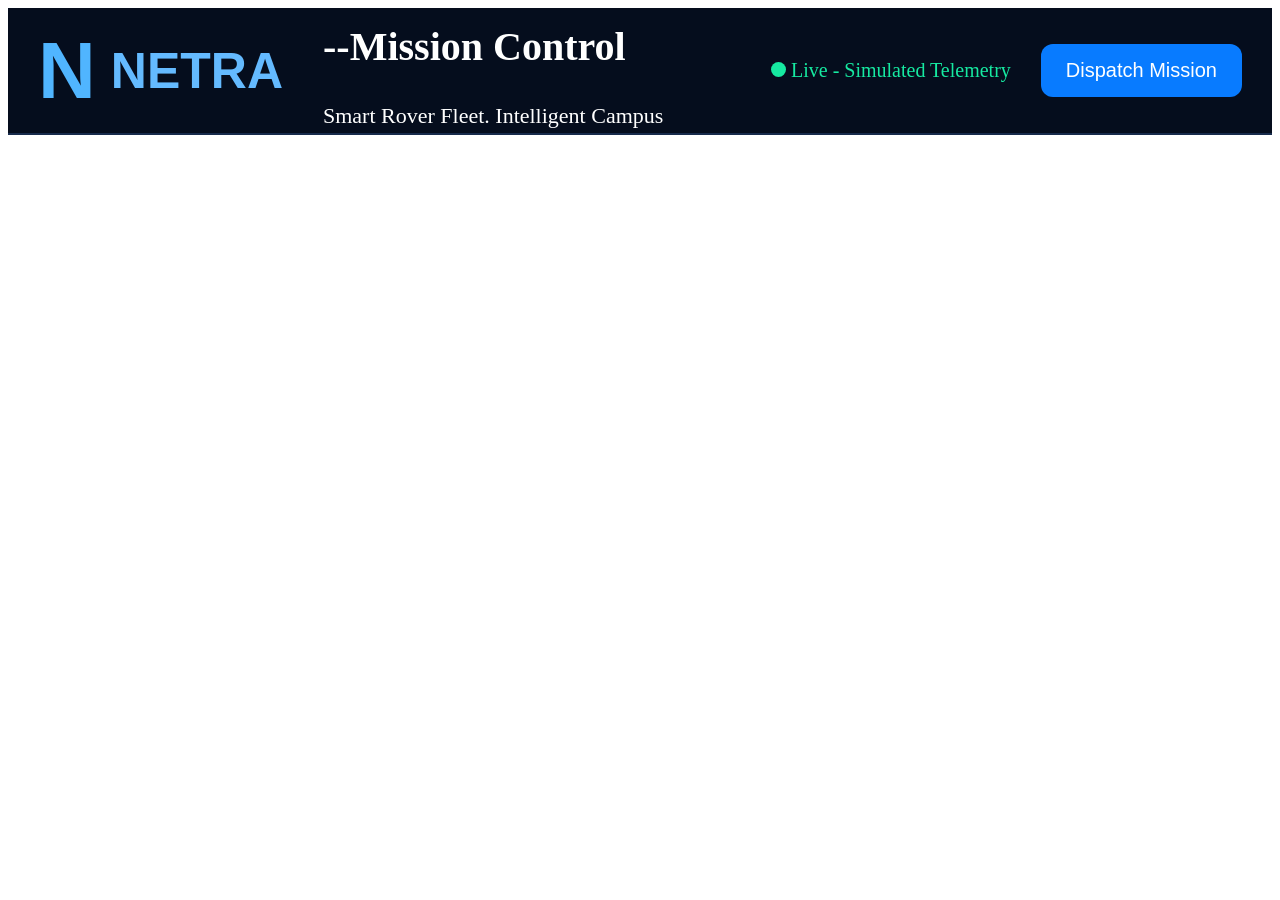
<file: projectsem2.html>
<!DOCTYPE html>
<html lang="en">
<head>
    <meta charset="UTF-8">
    <meta name="viewport" content="width=device-width, initial-scale=1.0">
    <title>Project Sem 2</title>
    <link rel="stylesheet" type="text/css" href="projectsem2.css">
</head>
<body>
    <header class="navbar">
        <!--Left section:Logo and Branding-->
        <div class="brand-section">
            <div class="logo">N</div>
            <h1 class="brand-name">NETRA</h1>
        </div>

        <!--Middle Section:Title and Subtitle-->
        <div class="title-section">
            <h2>--Mission Control</h2>
            <p>Smart Rover Fleet. Intelligent Campus</p>
        </div>

        <!--Right Section:Status and Button-->
        <div class="right-section">
        <div class="status">
            <span class="status-dot"></span>
            <span>Live - Simulated Telemetry</span>
        </div>

        <button class="dispatch-btn">
            Dispatch Mission
        </button>
        </div>
    </header>
</body>
</file>
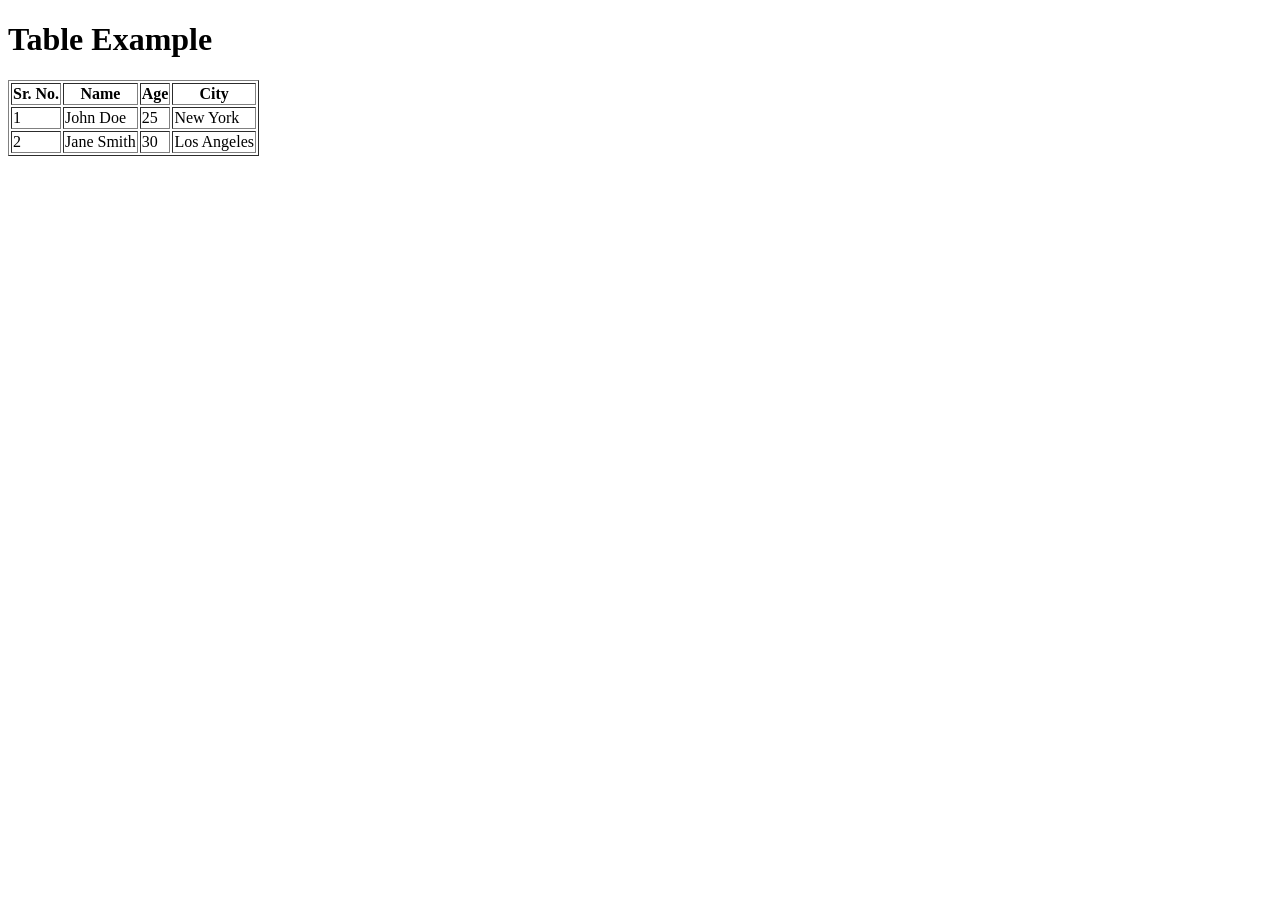
<file: table.html>
<!DOCTYPE html>
<html>
<head>
    <meta charset="UTF-8">
    <meta name="viewport" content="width=device-width, initial-scale=1.0">
    <title>Table Example</title>
</head>
<body>
    <h1>Table Example</h1>
    <table border="1">
        <tr>
            <th>Sr. No.</th>
            <th>Name</th>
            <th>Age</th>
            <th>City</th>
        </tr>
        <tr>
            <td>1</td>
            <td>John Doe</td>
            <td>25</td>
            <td>New York</td>
        </tr>
        <tr>
            <td>2</td>
            <td>Jane Smith</td>
            <td>30</td>
            <td>Los Angeles</td>
        </tr>
    </table>
</body>
</html>
</file>
<file: flex.css>
.flex-container{
    display:flex;
    flex-direction: row;
    justify-content: space-between;
}

.flex-item{
    background-color:#f2f2f2;
    padding:20px;
    margin:10px;
    border:1px solid#ccc;
    text-align:centre;
}
</file>
<file: grid.css>
.container {
    display: grid;

    grid-template-areas:
        "header header header"
        "sidebar content rightbar"
        "footer footer footer";

    grid-template-columns: 150px 1fr 150px;
    grid-template-rows: 50px 200px 50px;

    gap: 5px;
}

.header {
    grid-area: header;
    background-color: lightblue;
    padding: 20px;
    text-align: center;
}

.footer {
    grid-area: footer;
    background-color: red;
    padding: 20px;
    text-align: center;
}

.rightbar {
    grid-area: rightbar;
    background-color: yellow;
    padding: 20px;
    text-align: center;
}

.content {
    grid-area: content;
    background-color: green;
    padding: 20px;
    text-align: center;
}

.sidebar {
    grid-area: sidebar;
    background-color: pink;
    padding: 20px;
    text-align: center;
}
</file>
<file: projectsem2.css>
/*Navigation Bar*/
.navbar {
    background-color: #050d1d;
    height: 125px;
    display: flex;
    align-items: center;
    padding: 0 30px;
    border-bottom: 2px solid #172b4c;
}
/* Logo Section */
.brand-section {
    display: flex;
    align-items: center;
    gap: 15px;
}
.logo {
    color: #50b5ff;
    font-size: 80px;
    font-weight: bold;
    font-family:'Arial',sans-serif;
}
.brand-name {
    color: #64baff;
    font-size: 50px;
    font-family: 'Arial', sans-serif;
}
/* Title section */
.title-section{
    margin-left:40px;
}
.title-section h2{
    color:white;
        font-size:40px;
    }
    .title-section p{
         color:white;
        font-size:22px;
    }
    /*Right section*/
    .right-section{
    display:flex;
    align-items: center;
    margin-left:auto;
    gap:30px;
    }
    /*Live Status*/
    .status{
         color:#16e9a1;
        font-size:20px;
    }
    .status-dot{
        display:inline-block;
        background-color: #16e9a1;
        width: 15px;
        height: 15px;
        border-radius: 50%;
    }
    .dispatch-btn
    {
        background-color: #087bff;
        color: white;
        font-size:20px;
        padding:15px 25px;
        border: none;
        border-radius: 12px;
        cursor: pointer;
    }
</file>
